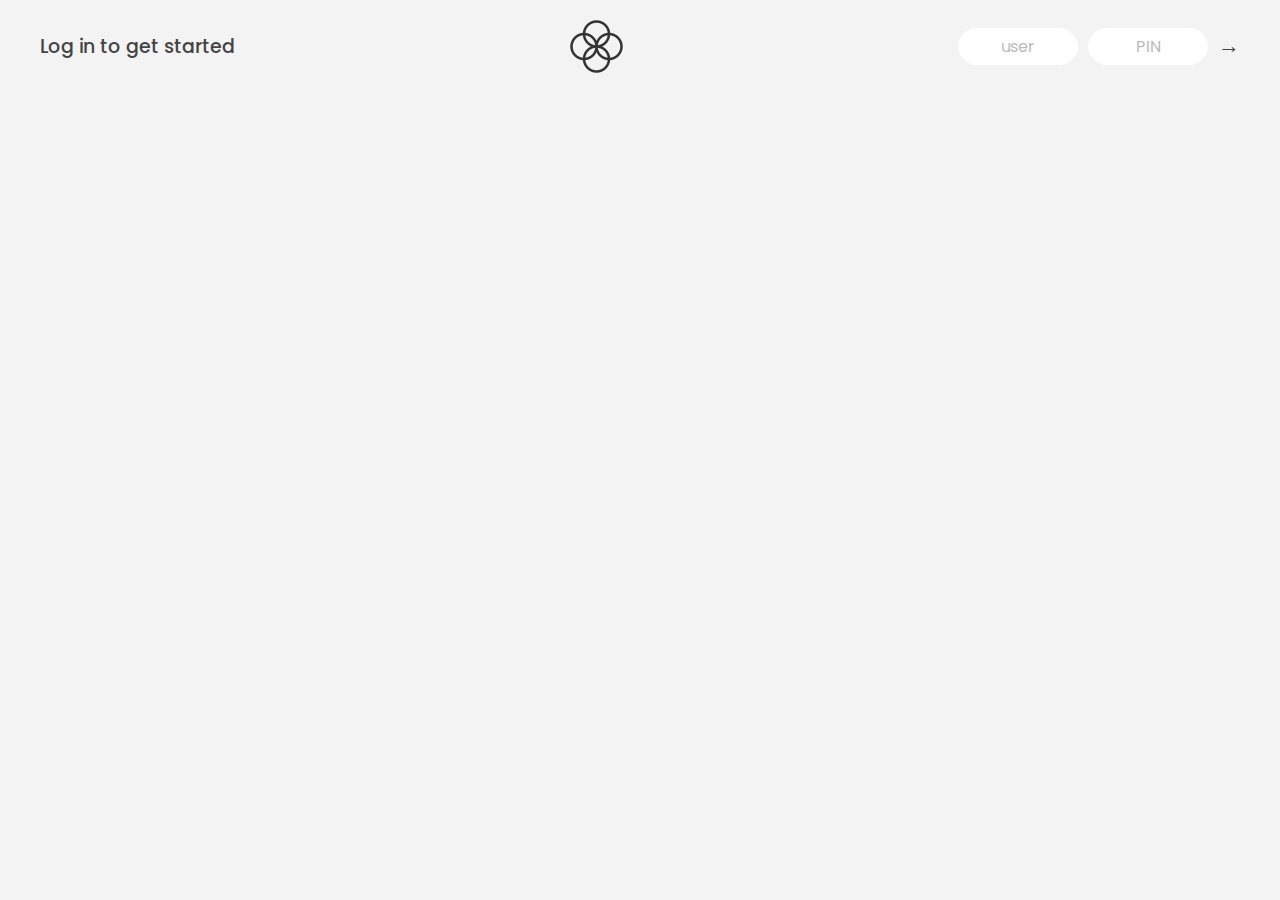
<file: javascript_ajax project/bank-app/index.html>
<!DOCTYPE html>
<html lang="en">
  <head>
    <meta charset="UTF-8" />
    <meta name="viewport" content="width=device-width, initial-scale=1.0" />
    <meta http-equiv="X-UA-Compatible" content="ie=edge" />
    <link rel="shortcut icon" type="image/png" href="icon.png" />

    <link
      href="https://fonts.googleapis.com/css?family=Poppins:400,500,600&display=swap"
      rel="stylesheet"
    />

    <link rel="stylesheet" href="style.css" />
    <title>BankApp</title>
  </head>
  <body>
    <!-- TOP NAVIGATION -->
    <nav>
      <p class="welcome">Log in to get started</p>
      <img src="logo.png" alt="Logo" class="logo" />
      <form class="login">
        <input
          type="text"
          placeholder="user"
          class="login__input login__input--user"
        />
        <!-- In practice, use type="password" -->
        <input
          type="text"
          placeholder="PIN"
          maxlength="4"
          class="login__input login__input--pin"
        />
        <button class="login__btn">&rarr;</button>
      </form>
    </nav>

    <main class="app">
      <!-- BALANCE -->
      <div class="balance">
        <div>
          <p class="balance__label">Current balance</p>
          <p class="balance__date">
            As of <span class="date">05/03/2037</span>
          </p>
        </div>
        <p class="balance__value">0000€</p>
      </div>

      <!-- MOVEMENTS -->
      <div class="movements">
        <div class="movements__row">
          <div class="movements__type movements__type--deposit">2 deposit</div>
          <div class="movements__date">3 days ago</div>
          <div class="movements__value">4 000€</div>
        </div>
        <div class="movements__row">
          <div class="movements__type movements__type--withdrawal">
            1 withdrawal
          </div>
          <div class="movements__date">24/01/2037</div>
          <div class="movements__value">-378€</div>
        </div>
      </div>

      <!-- SUMMARY -->
      <div class="summary">
        <p class="summary__label">In</p>
        <p class="summary__value summary__value--in">0000€</p>
        <p class="summary__label">Out</p>
        <p class="summary__value summary__value--out">0000€</p>
        <p class="summary__label">Interest</p>
        <p class="summary__value summary__value--interest">0000€</p>
        <button class="btn--sort">&downarrow; SORT</button>
      </div>

      <!-- OPERATION: TRANSFERS -->
      <div class="operation operation--transfer">
        <h2>Transfer money</h2>
        <form class="form form--transfer">
          <input type="text" class="form__input form__input--to" />
          <input type="number" class="form__input form__input--amount" />
          <button class="form__btn form__btn--transfer">&rarr;</button>
          <label class="form__label">Transfer to</label>
          <label class="form__label">Amount</label>
        </form>
      </div>

      <!-- OPERATION: LOAN -->
      <div class="operation operation--loan">
        <h2>Request loan</h2>
        <form class="form form--loan">
          <input type="number" class="form__input form__input--loan-amount" />
          <button class="form__btn form__btn--loan">&rarr;</button>
          <label class="form__label form__label--loan">Amount</label>
        </form>
      </div>

      <!-- OPERATION: CLOSE -->
      <div class="operation operation--close">
        <h2>Close account</h2>
        <form class="form form--close">
          <input type="text" class="form__input form__input--user" />
          <input
            type="password"
            maxlength="6"
            class="form__input form__input--pin"
          />
          <button class="form__btn form__btn--close">&rarr;</button>
          <label class="form__label">Confirm user</label>
          <label class="form__label">Confirm PIN</label>
        </form>
      </div>

      <!-- LOGOUT TIMER -->
      <p class="logout-timer">
        You will be logged out in <span class="timer">05:00</span>
      </p>
    </main>

    <!-- <footer>
      &copy; by Jonas Schmedtmann. Don't claim as your own :)
    </footer> -->

    <script src="script.js"></script>
  </body>
</html>
</file>
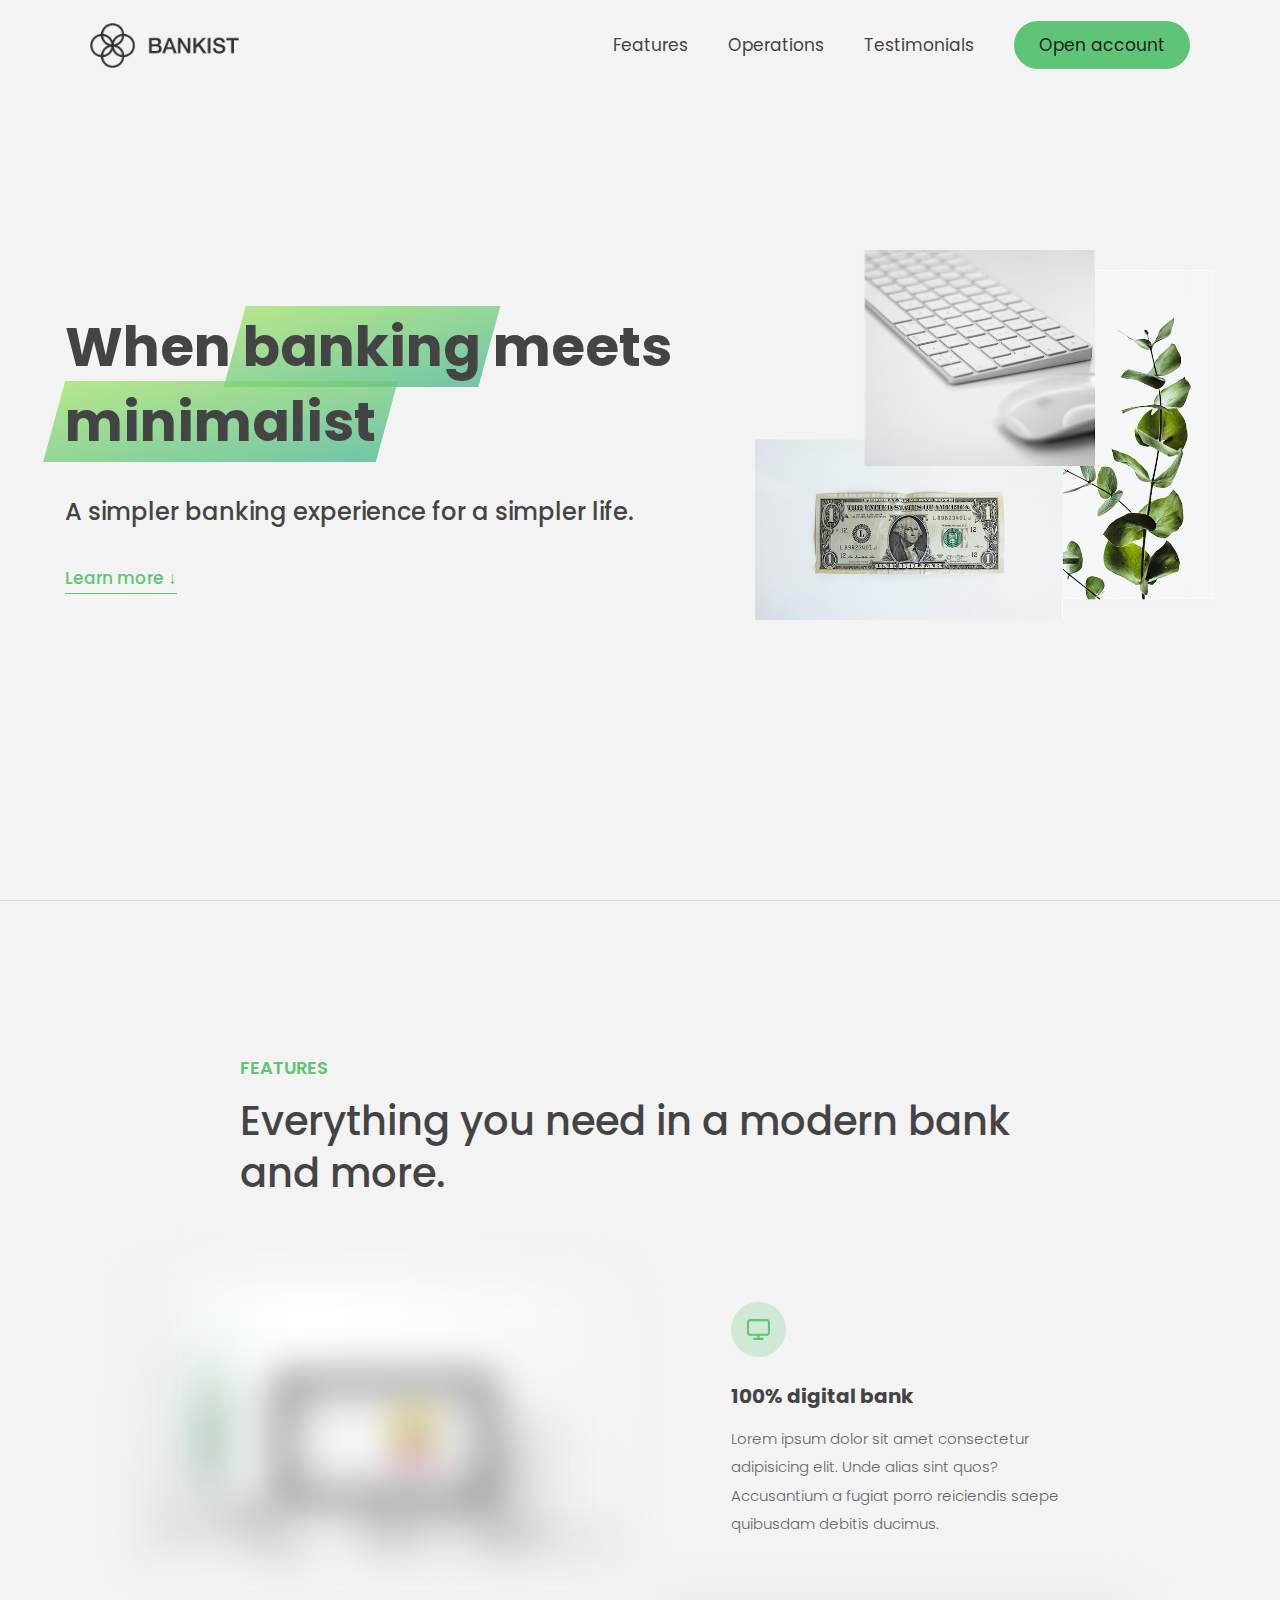
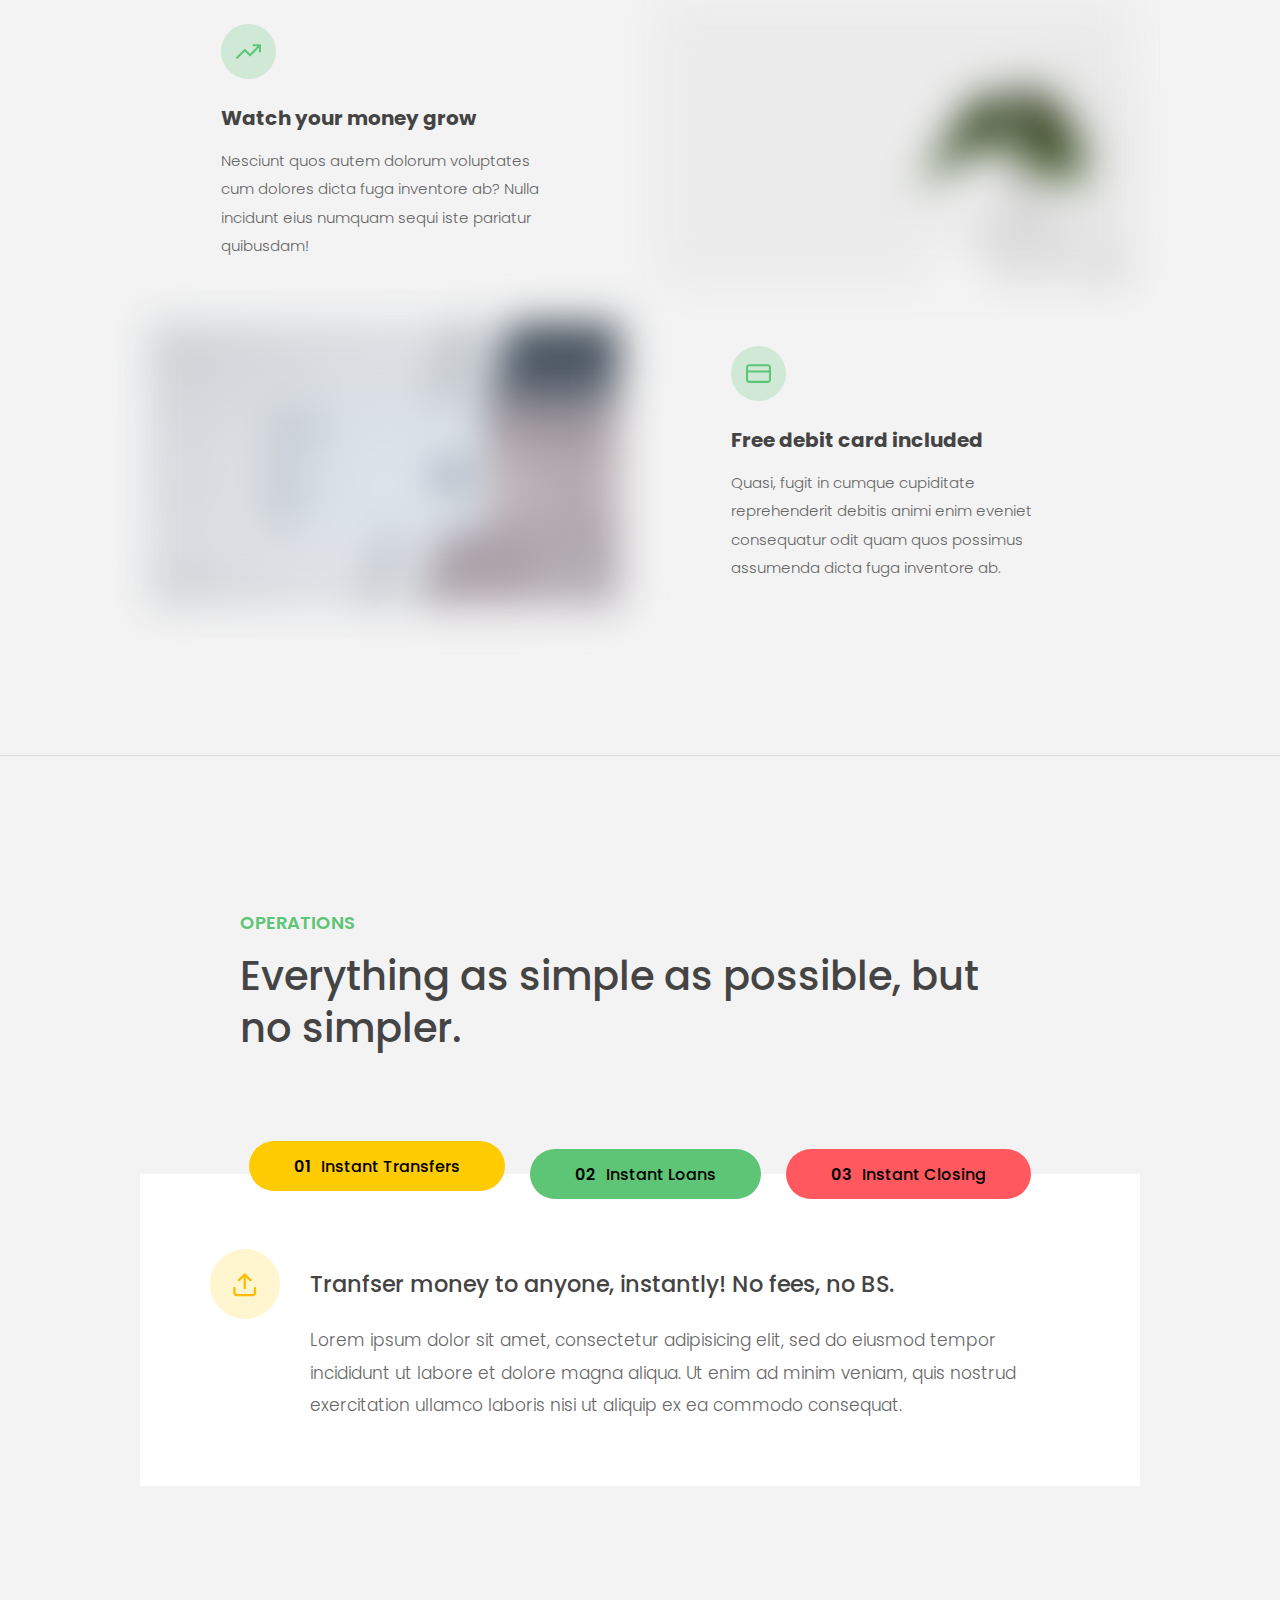
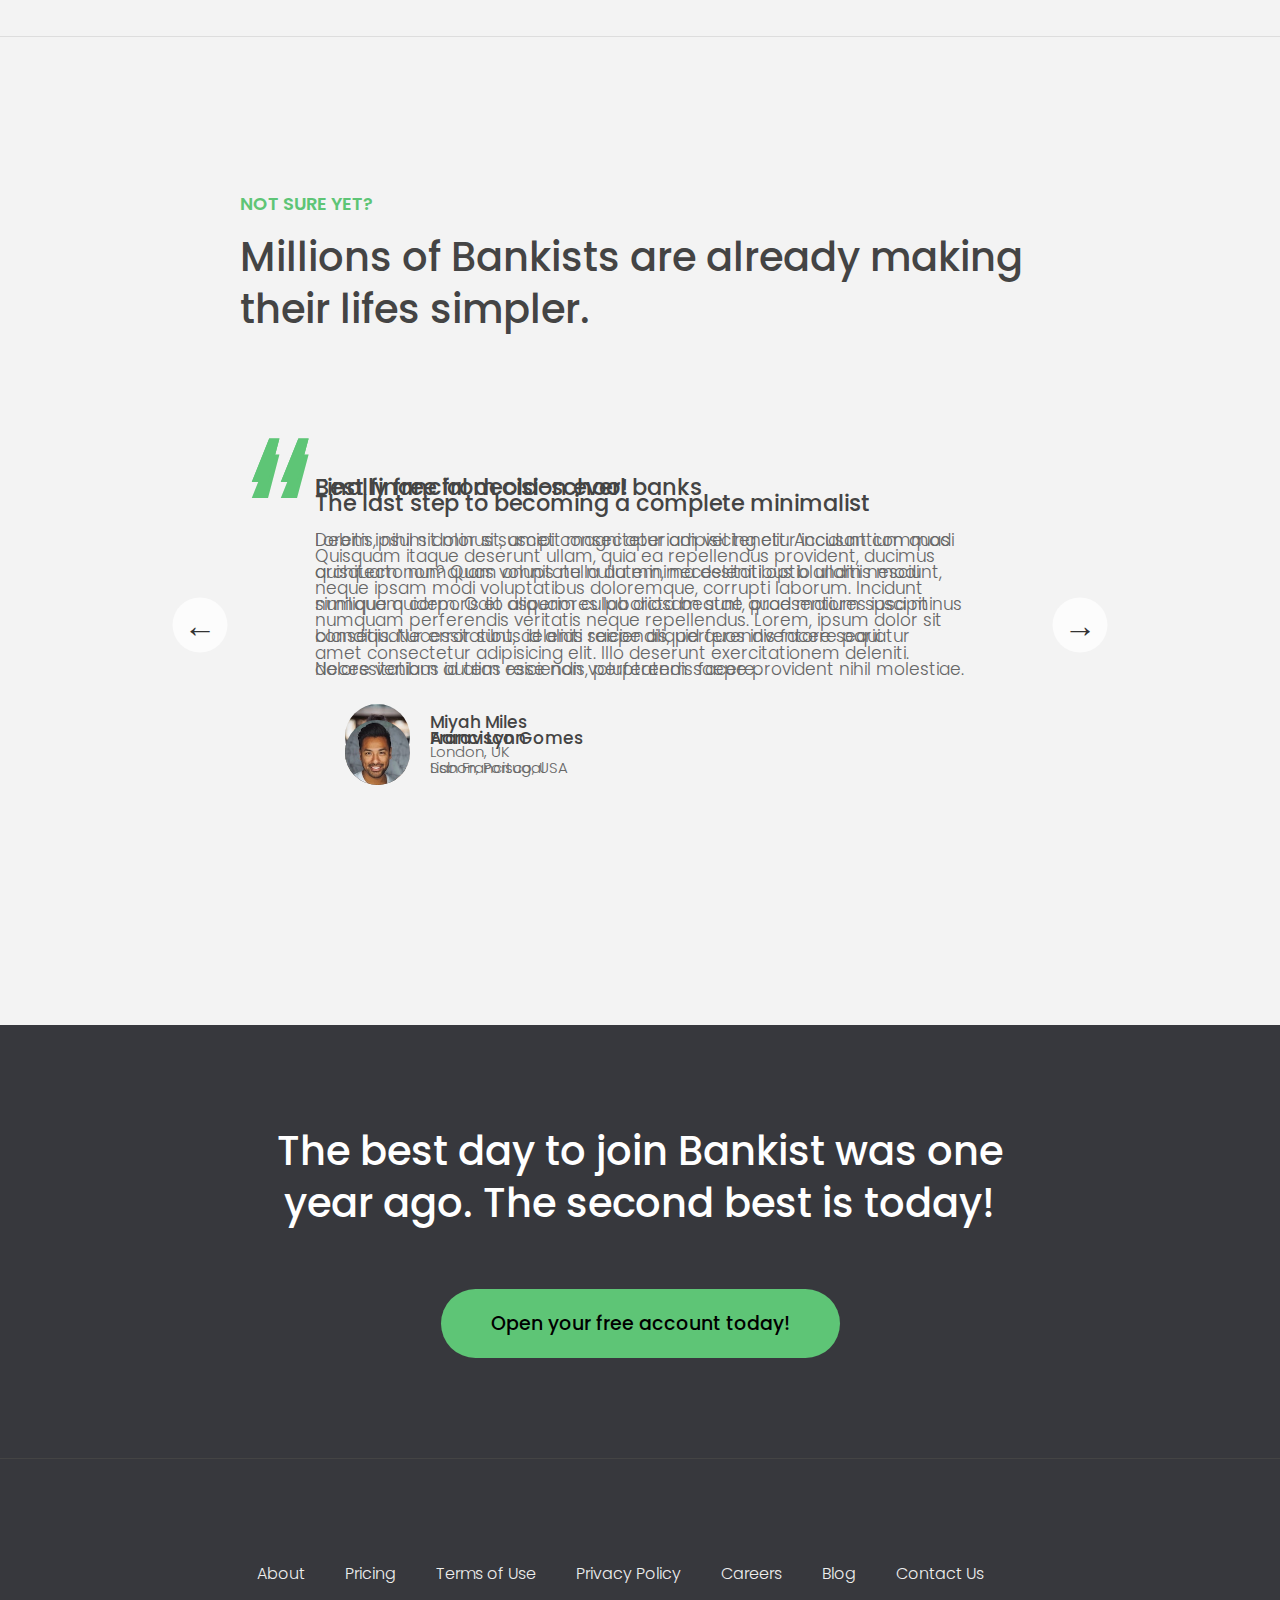
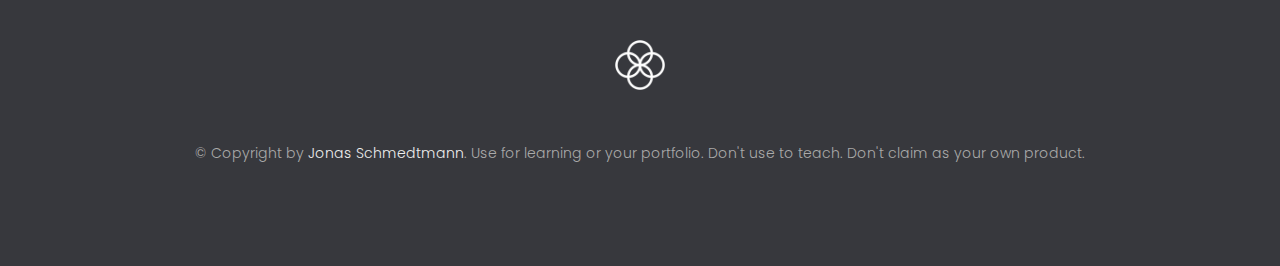
<file: javascript_ajax project/web_bankist/index.html>
<!DOCTYPE html>
<html lang="en">
  <head>
    <meta charset="UTF-8" />
    <meta name="viewport" content="width=device-width, initial-scale=1.0" />
    <meta http-equiv="X-UA-Compatible" content="ie=edge" />
    <link rel="shortcut icon" type="image/png" href="img/icon.png" />

    <link
      href="https://fonts.googleapis.com/css?family=Poppins:300,400,500,600&display=swap"
      rel="stylesheet"
    />
    <link rel="stylesheet" href="style.css" />
    <title>Bankist | When Banking meets Minimalist</title>
  </head>
  <body>
    <header class="header">
      <nav class="nav">
        <img
          src="img/logo.png"
          alt="Bankist logo"
          class="nav__logo"
          id="logo"
        />
        <ul class="nav__links">
          <li class="nav__item">
            <a class="nav__link" href="#section--1">Features</a>
          </li>
          <li class="nav__item">
            <a class="nav__link" href="#section--2">Operations</a>
          </li>
          <li class="nav__item">
            <a class="nav__link" href="#section--3">Testimonials</a>
          </li>
          <li class="nav__item">
            <a class="nav__link nav__link--btn btn--show-modal" href="#"
              >Open account</a
            >
          </li>
        </ul>
      </nav>

      <div class="header__title">
        <h1>
          When
          <!-- Green highlight effect -->
          <span class="highlight">banking</span>
          meets<br />
          <span class="highlight">minimalist</span>
        </h1>
        <h4>A simpler banking experience for a simpler life.</h4>
        <button class="btn--text btn--scroll-to">Learn more &DownArrow;</button>
        <img
          src="img/hero.png"
          class="header__img"
          alt="Minimalist bank items"
        />
      </div>
    </header>

    <section class="section" id="section--1">
      <div class="section__title">
        <h2 class="section__description">Features</h2>
        <h3 class="section__header">
          Everything you need in a modern bank and more.
        </h3>
      </div>

      <div class="features">
        <img
          src="img/digital-lazy.jpg"
          data-src="img/digital.jpg"
          alt="Computer"
          class="features__img lazy-img"
        />
        <div class="features__feature">
          <div class="features__icon">
            <svg>
              <use xlink:href="img/icons.svg#icon-monitor"></use>
            </svg>
          </div>
          <h5 class="features__header">100% digital bank</h5>
          <p>
            Lorem ipsum dolor sit amet consectetur adipisicing elit. Unde alias
            sint quos? Accusantium a fugiat porro reiciendis saepe quibusdam
            debitis ducimus.
          </p>
        </div>

        <div class="features__feature">
          <div class="features__icon">
            <svg>
              <use xlink:href="img/icons.svg#icon-trending-up"></use>
            </svg>
          </div>
          <h5 class="features__header">Watch your money grow</h5>
          <p>
            Nesciunt quos autem dolorum voluptates cum dolores dicta fuga
            inventore ab? Nulla incidunt eius numquam sequi iste pariatur
            quibusdam!
          </p>
        </div>
        <img
          src="img/grow-lazy.jpg"
          data-src="img/grow.jpg"
          alt="Plant"
          class="features__img lazy-img"
        />

        <img
          src="img/card-lazy.jpg"
          data-src="img/card.jpg"
          alt="Credit card"
          class="features__img lazy-img"
        />
        <div class="features__feature">
          <div class="features__icon">
            <svg>
              <use xlink:href="img/icons.svg#icon-credit-card"></use>
            </svg>
          </div>
          <h5 class="features__header">Free debit card included</h5>
          <p>
            Quasi, fugit in cumque cupiditate reprehenderit debitis animi enim
            eveniet consequatur odit quam quos possimus assumenda dicta fuga
            inventore ab.
          </p>
        </div>
      </div>
    </section>

    <section class="section" id="section--2">
      <div class="section__title">
        <h2 class="section__description">Operations</h2>
        <h3 class="section__header">
          Everything as simple as possible, but no simpler.
        </h3>
      </div>

      <div class="operations">
        <div class="operations__tab-container">
          <button
            class="btn operations__tab operations__tab--1 operations__tab--active"
            data-tab="1"
          >
            <span>01</span>Instant Transfers
          </button>
          <button class="btn operations__tab operations__tab--2" data-tab="2">
            <span>02</span>Instant Loans
          </button>
          <button class="btn operations__tab operations__tab--3" data-tab="3">
            <span>03</span>Instant Closing
          </button>
        </div>
        <div
          class="operations__content operations__content--1 operations__content--active"
        >
          <div class="operations__icon operations__icon--1">
            <svg>
              <use xlink:href="img/icons.svg#icon-upload"></use>
            </svg>
          </div>
          <h5 class="operations__header">
            Tranfser money to anyone, instantly! No fees, no BS.
          </h5>
          <p>
            Lorem ipsum dolor sit amet, consectetur adipisicing elit, sed do
            eiusmod tempor incididunt ut labore et dolore magna aliqua. Ut enim
            ad minim veniam, quis nostrud exercitation ullamco laboris nisi ut
            aliquip ex ea commodo consequat.
          </p>
        </div>

        <div class="operations__content operations__content--2">
          <div class="operations__icon operations__icon--2">
            <svg>
              <use xlink:href="img/icons.svg#icon-home"></use>
            </svg>
          </div>
          <h5 class="operations__header">
            Buy a home or make your dreams come true, with instant loans.
          </h5>
          <p>
            Duis aute irure dolor in reprehenderit in voluptate velit esse
            cillum dolore eu fugiat nulla pariatur. Excepteur sint occaecat
            cupidatat non proident, sunt in culpa qui officia deserunt mollit
            anim id est laborum.
          </p>
        </div>
        <div class="operations__content operations__content--3">
          <div class="operations__icon operations__icon--3">
            <svg>
              <use xlink:href="img/icons.svg#icon-user-x"></use>
            </svg>
          </div>
          <h5 class="operations__header">
            No longer need your account? No problem! Close it instantly.
          </h5>
          <p>
            Excepteur sint occaecat cupidatat non proident, sunt in culpa qui
            officia deserunt mollit anim id est laborum. Ut enim ad minim
            veniam, quis nostrud exercitation ullamco laboris nisi ut aliquip ex
            ea commodo consequat.
          </p>
        </div>
      </div>
    </section>

    <section class="section" id="section--3">
      <div class="section__title section__title--testimonials">
        <h2 class="section__description">Not sure yet?</h2>
        <h3 class="section__header">
          Millions of Bankists are already making their lifes simpler.
        </h3>
      </div>

      <div class="slider">
        <div class="slide slide--1">
          <div class="testimonial">
            <h5 class="testimonial__header">Best financial decision ever!</h5>
            <blockquote class="testimonial__text">
              Lorem ipsum dolor sit, amet consectetur adipisicing elit.
              Accusantium quas quisquam non? Quas voluptate nulla minima
              deleniti optio ullam nesciunt, numquam corporis et asperiores
              laboriosam sunt, praesentium suscipit blanditiis. Necessitatibus
              id alias reiciendis, perferendis facere pariatur dolore veniam
              autem esse non voluptatem saepe provident nihil molestiae.
            </blockquote>
            <address class="testimonial__author">
              <img src="img/user-1.jpg" alt="" class="testimonial__photo" />
              <h6 class="testimonial__name">Aarav Lynn</h6>
              <p class="testimonial__location">San Francisco, USA</p>
            </address>
          </div>
        </div>

        <div class="slide slide--2">
          <div class="testimonial">
            <h5 class="testimonial__header">
              The last step to becoming a complete minimalist
            </h5>
            <blockquote class="testimonial__text">
              Quisquam itaque deserunt ullam, quia ea repellendus provident,
              ducimus neque ipsam modi voluptatibus doloremque, corrupti
              laborum. Incidunt numquam perferendis veritatis neque repellendus.
              Lorem, ipsum dolor sit amet consectetur adipisicing elit. Illo
              deserunt exercitationem deleniti.
            </blockquote>
            <address class="testimonial__author">
              <img src="img/user-2.jpg" alt="" class="testimonial__photo" />
              <h6 class="testimonial__name">Miyah Miles</h6>
              <p class="testimonial__location">London, UK</p>
            </address>
          </div>
        </div>

        <div class="slide slide--3">
          <div class="testimonial">
            <h5 class="testimonial__header">
              Finally free from old-school banks
            </h5>
            <blockquote class="testimonial__text">
              Debitis, nihil sit minus suscipit magni aperiam vel tenetur
              incidunt commodi architecto numquam omnis nulla autem,
              necessitatibus blanditiis modi similique quidem. Odio aliquam
              culpa dicta beatae quod maiores ipsa minus consequatur error sunt,
              deleniti saepe aliquid quos inventore sequi. Necessitatibus id
              alias reiciendis, perferendis facere.
            </blockquote>
            <address class="testimonial__author">
              <img src="img/user-3.jpg" alt="" class="testimonial__photo" />
              <h6 class="testimonial__name">Francisco Gomes</h6>
              <p class="testimonial__location">Lisbon, Portugal</p>
            </address>
          </div>
        </div>

        <!-- <div class="slide"><img src="img/img-1.jpg" alt="Photo 1" /></div>
        <div class="slide"><img src="img/img-2.jpg" alt="Photo 2" /></div>
        <div class="slide"><img src="img/img-3.jpg" alt="Photo 3" /></div>
        <div class="slide"><img src="img/img-4.jpg" alt="Photo 4" /></div> -->
        <button class="slider__btn slider__btn--left">&larr;</button>
        <button class="slider__btn slider__btn--right">&rarr;</button>
        <div class="dots"></div>
      </div>
    </section>

    <section class="section section--sign-up">
      <div class="section__title">
        <h3 class="section__header">
          The best day to join Bankist was one year ago. The second best is
          today!
        </h3>
      </div>
      <button class="btn btn--show-modal">Open your free account today!</button>
    </section>

    <footer class="footer">
      <ul class="footer__nav">
        <li class="footer__item">
          <a class="footer__link" href="#">About</a>
        </li>
        <li class="footer__item">
          <a class="footer__link" href="#">Pricing</a>
        </li>
        <li class="footer__item">
          <a class="footer__link" href="#">Terms of Use</a>
        </li>
        <li class="footer__item">
          <a class="footer__link" href="#">Privacy Policy</a>
        </li>
        <li class="footer__item">
          <a class="footer__link" href="#">Careers</a>
        </li>
        <li class="footer__item">
          <a class="footer__link" href="#">Blog</a>
        </li>
        <li class="footer__item">
          <a class="footer__link" href="#">Contact Us</a>
        </li>
      </ul>
      <img src="img/icon.png" alt="Logo" class="footer__logo" />
      <p class="footer__copyright">
        &copy; Copyright by
        <a
          class="footer__link twitter-link"
          target="_blank"
          href="https://twitter.com/jonasschmedtman"
          >Jonas Schmedtmann</a
        >. Use for learning or your portfolio. Don't use to teach. Don't claim
        as your own product.
      </p>
    </footer>

    <div class="modal hidden">
      <button class="btn--close-modal">&times;</button>
      <h2 class="modal__header">
        Open your bank account <br />
        in just <span class="highlight">5 minutes</span>
      </h2>
      <form class="modal__form">
        <label>First Name</label>
        <input type="text" />
        <label>Last Name</label>
        <input type="text" />
        <label>Email Address</label>
        <input type="email" />
        <button class="btn">Next step &rarr;</button>
      </form>
    </div>
    <div class="overlay hidden"></div>

    <script src="script.js"></script>
  </body>
</html>
</file>
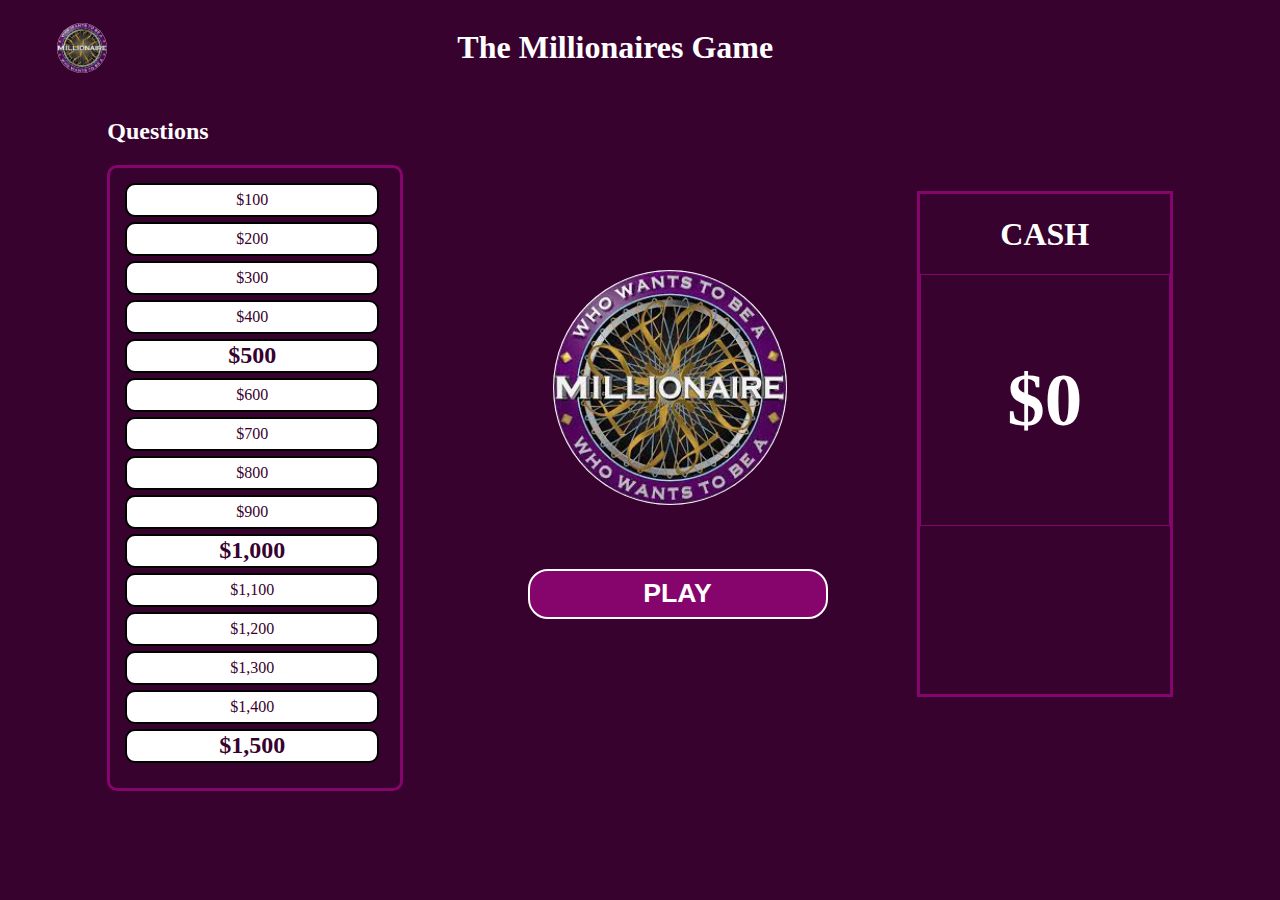
<file: UI projects/game/game.html>
<!DOCTYPE html>
<html lang="en">
<head>
    <meta charset="UTF-8">
    <meta name="viewport" content="width=device-width, initial-scale=1.0">
    <link rel="stylesheet" href="style.css">
    <title>Millionaire Game</title>
</head>
<body>
    <div id="header">
        <img src="download2.jpeg" style="width: 4%; border-radius: 50%;">
        <h1 style="margin-right: 450px;">The Millionaires Game</h1>
    </div>
    <div id="body-main">
        <div id="question-container1">
            <h2 id="question-text">Questions</h2>
            <div id="options-container1">
                <div class="questions">$100</div>
                <div class="questions">$200</div>
                <div class="questions">$300</div>
                <div class="questions">$400</div>
                <div class="questions"><h2>$500</h2></div>
                <div class="questions">$600</div>
                <div class="questions">$700</div>
                <div class="questions">$800</div>
                <div class="questions">$900</div>
                <div class="questions"><h2>$1,000</h2></div>
                <div class="questions">$1,100</div>
                <div class="questions">$1,200</div>
                <div class="questions">$1,300</div>
                <div class="questions">$1,400</div>
                <div class="questions"><h2>$1,500</h2></div>
            </div>
        </div>
        <div style="display: block;">
            <img src="download2.jpeg" style="width: 70%; margin-left: 60px; border-radius: 50%; margin-bottom: 40px;">
            <div id="question-container">
                <h2 class="question-text"></h2>
            </div>
            <div><h3 class="question-text"></h3></div>
            <button id="start-button"><h1>PLAY</h1></button>
            <div id="options-container">
               <!--  <div class="question-option" style="color: rgb(56, 2, 46);"></div>
                <div class="question-option" style="color: rgb(56, 2, 46);"></div>
                <div class="question-option" style="color: rgb(56, 2, 46);"></div>
                <div class="question-option" style="color: rgb(56, 2, 46);"></div> -->
            </div>
            <div class="options">
                <button><h2>50:50</h2></button>
                <button><h2>AUDIENCE</h2></button>
                <button><h2>WALK AWAY</h2></button>
            </div>
        </div>
        <div id="score-container">
            <div style="display: flex; align-items: center; justify-content: center;"><h1>CASH</h1></div>
            <div id="score"><h2>$0</h2></div>
        </div>
            <div id="game-over">
                <div class="gameScore"><h2></h2></div>
                <div class="gameScore"><h3></h3></div>
                <div class="gameScore"><p></p></div>
                <div id="scoreExit" class="gameScore"><button>EXIT</button></div>
            </div>
            <div id="audience-response">
                <div style="display: flex; align-items: center; justify-content: center; margin: 5px">
                    <h3>Audience Response</h3>
                    <button id="exit">EXIT</button>
                </div>
                <div class="toggle">
                    <div class="option">
                        <div class="optioned"></div>
                        <div class="bar" id="barA"></div>
                    </div>
                    <div class="option">
                        <div class="optioned"></div>
                        <div class="bar" id="barB"></div>
                    </div>
                    <div class="option">
                        <div class="optioned"></div>
                        <div class="bar" id="barC"></div>
                    </div>
                    <div class="option">
                        <div class="optioned"></div>
                        <div class="bar" id="barD"></div>
                    </div>
                </div>
                
            </div>
        </div>
    </div>
    
    <script src="test.js"></script>
</body>
</html>
</file>
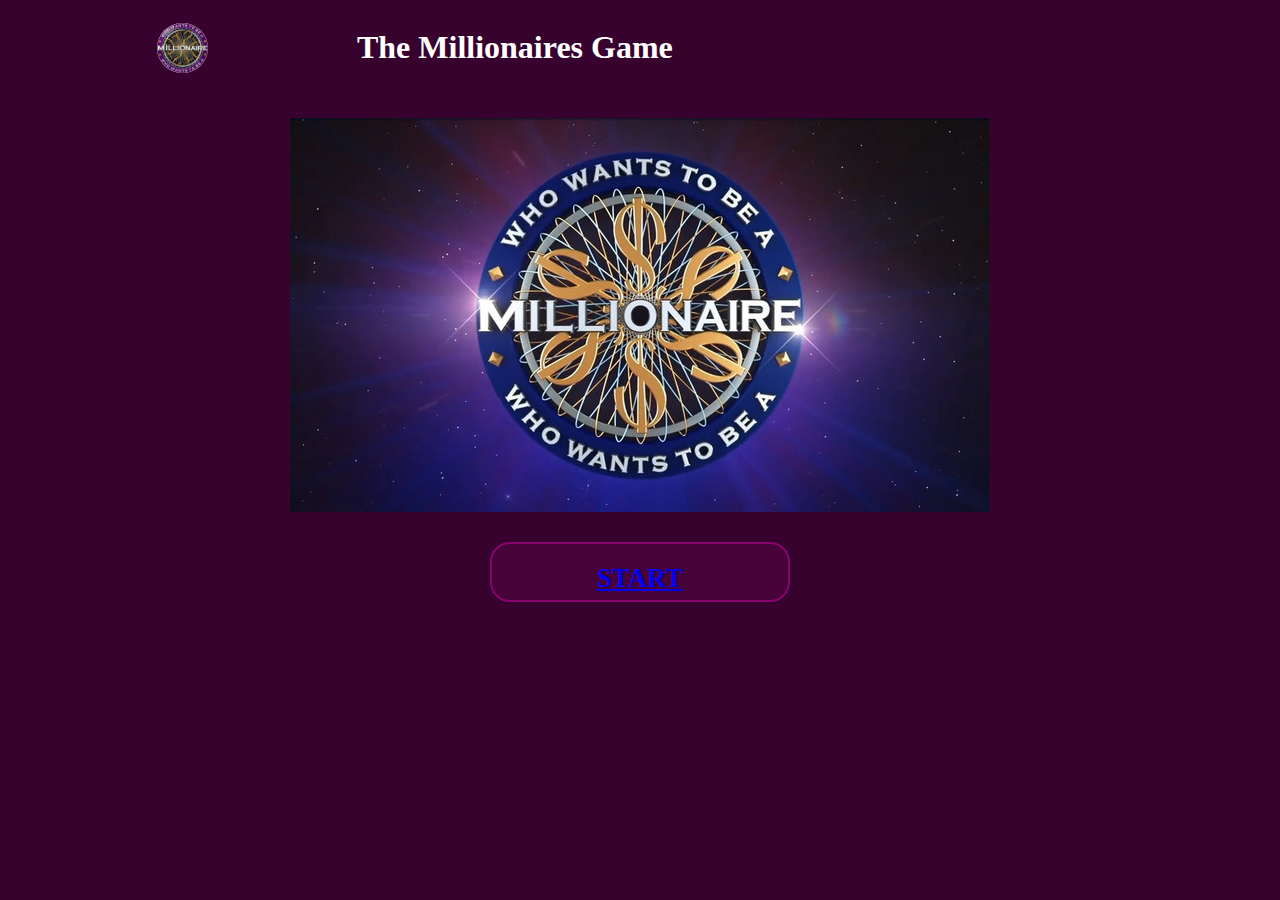
<file: UI projects/game/home.html>
<!DOCTYPE html>
<html lang="en">
<head>
    <meta charset="UTF-8">
    <meta name="viewport" content="width=device-width, initial-scale=1.0">
    <link rel="stylesheet" href="styles.css">
    <title>Home</title>
</head>
<body>
    <div id="header">
        <img src="download2.jpeg" style="width: 4%; border-radius: 50%; ">
        <h1 style="margin-right: 450px;">The Millionaires Game</h1>
    </div>
    <div id="main-home">
        <img src="Who_Wants_to_Be_a_Millionaire_2020.jpeg" style="margin: 30px; ">
    </div>
    <div class="button-start">
        <button><a href="game.html"><h1>START</h1></a></button>
    </div>
    
</body>
</file>
<file: javascript_ajax project/bank-app/style.css>
/*
 * Use this CSS to learn some intersting techniques,
 * in case you're wondering how I built the UI.
 * Have fun! 😁
 */

 * {
    margin: 0;
    padding: 0;
    box-sizing: inherit;
  }
  
  html {
    font-size: 62.5%;
    box-sizing: border-box;
  }
  
  body {
    font-family: "Poppins", sans-serif;
    color: #444;
    background-color: #f3f3f3;
    height: 100vh;
    padding: 2rem;
  }
  
  nav {
    display: flex;
    justify-content: space-between;
    align-items: center;
    padding: 0 2rem;
  }
  
  .welcome {
    font-size: 1.9rem;
    font-weight: 500;
  }
  
  .logo {
    height: 5.25rem;
  }
  
  .login {
    display: flex;
  }
  
  .login__input {
    border: none;
    padding: 0.5rem 2rem;
    font-size: 1.6rem;
    font-family: inherit;
    text-align: center;
    width: 12rem;
    border-radius: 10rem;
    margin-right: 1rem;
    color: inherit;
    border: 1px solid #fff;
    transition: all 0.3s;
  }
  
  .login__input:focus {
    outline: none;
    border: 1px solid #ccc;
  }
  
  .login__input::placeholder {
    color: #bbb;
  }
  
  .login__btn {
    border: none;
    background: none;
    font-size: 2.2rem;
    color: inherit;
    cursor: pointer;
    transition: all 0.3s;
  }
  
  .login__btn:hover,
  .login__btn:focus,
  .btn--sort:hover,
  .btn--sort:focus {
    outline: none;
    color: #777;
  }
  
  /* MAIN */
  .app {
    position: relative;
    max-width: 100rem;
    margin: 4rem auto;
    display: grid;
    grid-template-columns: 4fr 3fr;
    grid-template-rows: auto repeat(3, 15rem) auto;
    gap: 2rem;
  
    /* NOTE This creates the fade in/out anumation */
    opacity: 0;
    transition: all 1s;
  }
  
  .balance {
    grid-column: 1 / span 2;
    display: flex;
    align-items: flex-end;
    justify-content: space-between;
    margin-bottom: 2rem;
  }
  
  .balance__label {
    font-size: 2.2rem;
    font-weight: 500;
    margin-bottom: -0.2rem;
  }
  
  .balance__date {
    font-size: 1.4rem;
    color: #888;
  }
  
  .balance__value {
    font-size: 4.5rem;
    font-weight: 400;
  }
  
  /* MOVEMENTS */
  .movements {
    grid-row: 2 / span 3;
    background-color: #fff;
    border-radius: 1rem;
    overflow: scroll;
  }
  
  .movements__row {
    padding: 2.25rem 4rem;
    display: flex;
    align-items: center;
    border-bottom: 1px solid #eee;
  }
  
  .movements__type {
    font-size: 1.1rem;
    text-transform: uppercase;
    font-weight: 500;
    color: #fff;
    padding: 0.1rem 1rem;
    border-radius: 10rem;
    margin-right: 2rem;
  }
  
  .movements__date {
    font-size: 1.1rem;
    text-transform: uppercase;
    font-weight: 500;
    color: #666;
  }
  
  .movements__type--deposit {
    background-image: linear-gradient(to top left, #39b385, #9be15d);
  }
  
  .movements__type--withdrawal {
    background-image: linear-gradient(to top left, #e52a5a, #ff585f);
  }
  
  .movements__value {
    font-size: 1.7rem;
    margin-left: auto;
  }
  
  /* SUMMARY */
  .summary {
    grid-row: 5 / 6;
    display: flex;
    align-items: baseline;
    padding: 0 0.3rem;
    margin-top: 1rem;
  }
  
  .summary__label {
    font-size: 1.2rem;
    font-weight: 500;
    text-transform: uppercase;
    margin-right: 0.8rem;
  }
  
  .summary__value {
    font-size: 2.2rem;
    margin-right: 2.5rem;
  }
  
  .summary__value--in,
  .summary__value--interest {
    color: #66c873;
  }
  
  .summary__value--out {
    color: #f5465d;
  }
  
  .btn--sort {
    margin-left: auto;
    border: none;
    background: none;
    font-size: 1.3rem;
    font-weight: 500;
    cursor: pointer;
  }
  
  /* OPERATIONS */
  .operation {
    border-radius: 1rem;
    padding: 3rem 4rem;
    color: #333;
  }
  
  .operation--transfer {
    background-image: linear-gradient(to top left, #ffb003, #ffcb03);
  }
  
  .operation--loan {
    background-image: linear-gradient(to top left, #39b385, #9be15d);
  }
  
  .operation--close {
    background-image: linear-gradient(to top left, #e52a5a, #ff585f);
  }
  
  h2 {
    margin-bottom: 1.5rem;
    font-size: 1.7rem;
    font-weight: 600;
    color: #333;
  }
  
  .form {
    display: grid;
    grid-template-columns: 2.5fr 2.5fr 1fr;
    grid-template-rows: auto auto;
    gap: 0.4rem 1rem;
  }
  
  /* Exceptions for interst */
  .form.form--loan {
    grid-template-columns: 2.5fr 1fr 2.5fr;
  }
  .form__label--loan {
    grid-row: 2;
  }
  /* End exceptions */
  
  .form__input {
    width: 100%;
    border: none;
    background-color: rgba(255, 255, 255, 0.4);
    font-family: inherit;
    font-size: 1.5rem;
    text-align: center;
    color: #333;
    padding: 0.3rem 1rem;
    border-radius: 0.7rem;
    transition: all 0.3s;
  }
  
  .form__input:focus {
    outline: none;
    background-color: rgba(255, 255, 255, 0.6);
  }
  
  .form__label {
    font-size: 1.3rem;
    text-align: center;
  }
  
  .form__btn {
    border: none;
    border-radius: 0.7rem;
    font-size: 1.8rem;
    background-color: #fff;
    cursor: pointer;
    transition: all 0.3s;
  }
  
  .form__btn:focus {
    outline: none;
    background-color: rgba(255, 255, 255, 0.8);
  }
  
  .logout-timer {
    padding: 0 0.3rem;
    margin-top: 1.9rem;
    text-align: right;
    font-size: 1.25rem;
  }
  
  .timer {
    font-weight: 600;
  }
</file>
<file: javascript_ajax project/web_bankist/style.css>
/* The page is NOT responsive. You can implement responsiveness yourself if you wanna have some fun 😃 */

:root {
    --color-primary: #5ec576;
    --color-secondary: #ffcb03;
    --color-tertiary: #ff585f;
    --color-primary-darker: #4bbb7d;
    --color-secondary-darker: #ffbb00;
    --color-tertiary-darker: #fd424b;
    --color-primary-opacity: #5ec5763a;
    --color-secondary-opacity: #ffcd0331;
    --color-tertiary-opacity: #ff58602d;
    --gradient-primary: linear-gradient(to top left, #39b385, #9be15d);
    --gradient-secondary: linear-gradient(to top left, #ffb003, #ffcb03);
  }
  
  * {
    margin: 0;
    padding: 0;
    box-sizing: inherit;
  }
  
  html {
    font-size: 62.5%;
    box-sizing: border-box;
  }
  
  body {
    font-family: 'Poppins', sans-serif;
    font-weight: 300;
    color: #444;
    line-height: 1.9;
    background-color: #f3f3f3;
  }
  
  /* GENERAL ELEMENTS */
  .section {
    padding: 15rem 3rem;
    border-top: 1px solid #ddd;
  
    transition: transform 1s, opacity 1s;
  }
  
  .section--hidden {
    opacity: 0;
    transform: translateY(8rem);
  }
  
  .section__title {
    max-width: 80rem;
    margin: 0 auto 8rem auto;
  }
  
  .section__description {
    font-size: 1.8rem;
    font-weight: 600;
    text-transform: uppercase;
    color: var(--color-primary);
    margin-bottom: 1rem;
  }
  
  .section__header {
    font-size: 4rem;
    line-height: 1.3;
    font-weight: 500;
  }
  
  .btn {
    display: inline-block;
    background-color: var(--color-primary);
    font-size: 1.6rem;
    font-family: inherit;
    font-weight: 500;
    border: none;
    padding: 1.25rem 4.5rem;
    border-radius: 10rem;
    cursor: pointer;
    transition: all 0.3s;
  }
  
  .btn:hover {
    background-color: var(--color-primary-darker);
  }
  
  .btn--text {
    display: inline-block;
    background: none;
    font-size: 1.7rem;
    font-family: inherit;
    font-weight: 500;
    color: var(--color-primary);
    border: none;
    border-bottom: 1px solid currentColor;
    padding-bottom: 2px;
    cursor: pointer;
    transition: all 0.3s;
  }
  
  p {
    color: #666;
  }
  
  /* This is BAD for accessibility! Don't do in the real world! */
  button:focus {
    outline: none;
  }
  
  img {
    transition: filter 0.5s;
  }
  
  .lazy-img {
    filter: blur(20px);
  }
  
  /* NAVIGATION */
  .nav {
    display: flex;
    justify-content: space-between;
    align-items: center;
    height: 9rem;
    width: 100%;
    padding: 0 6rem;
    z-index: 100;
  }
  
  /* nav and stickly class at the same time */
  .nav.sticky {
    position: fixed;
    background-color: rgba(255, 255, 255, 0.95);
  }
  
  .nav__logo {
    height: 4.5rem;
    transition: all 0.3s;
  }
  
  .nav__links {
    display: flex;
    align-items: center;
    list-style: none;
  }
  
  .nav__item {
    margin-left: 4rem;
  }
  
  .nav__link:link,
  .nav__link:visited {
    font-size: 1.7rem;
    font-weight: 400;
    color: inherit;
    text-decoration: none;
    display: block;
    transition: all 0.3s;
  }
  
  .nav__link--btn:link,
  .nav__link--btn:visited {
    padding: 0.8rem 2.5rem;
    border-radius: 3rem;
    background-color: var(--color-primary);
    color: #222;
  }
  
  .nav__link--btn:hover,
  .nav__link--btn:active {
    color: inherit;
    background-color: var(--color-primary-darker);
    color: #333;
  }
  
  /* HEADER */
  .header {
    padding: 0 3rem;
    height: 100vh;
    display: flex;
    flex-direction: column;
    align-items: center;
  }
  
  .header__title {
    flex: 1;
  
    max-width: 115rem;
    display: grid;
    grid-template-columns: 3fr 2fr;
    row-gap: 3rem;
    align-content: center;
    justify-content: center;
  
    align-items: start;
    justify-items: start;
  }
  
  h1 {
    font-size: 5.5rem;
    line-height: 1.35;
  }
  
  h4 {
    font-size: 2.4rem;
    font-weight: 500;
  }
  
  .header__img {
    width: 100%;
    grid-column: 2 / 3;
    grid-row: 1 / span 4;
    transform: translateY(-6rem);
  }
  
  .highlight {
    position: relative;
  }
  
  .highlight::after {
    display: block;
    content: '';
    position: absolute;
    bottom: 0;
    left: 0;
    height: 100%;
    width: 100%;
    z-index: -1;
    opacity: 0.7;
    transform: scale(1.07, 1.05) skewX(-15deg);
    background-image: var(--gradient-primary);
  }
  
  /* FEATURES */
  .features {
    display: grid;
    grid-template-columns: 1fr 1fr;
    gap: 4rem;
    margin: 0 12rem;
  }
  
  .features__img {
    width: 100%;
  }
  
  .features__feature {
    align-self: center;
    justify-self: center;
    width: 70%;
    font-size: 1.5rem;
  }
  
  .features__icon {
    display: flex;
    align-items: center;
    justify-content: center;
    background-color: var(--color-primary-opacity);
    height: 5.5rem;
    width: 5.5rem;
    border-radius: 50%;
    margin-bottom: 2rem;
  }
  
  .features__icon svg {
    height: 2.5rem;
    width: 2.5rem;
    fill: var(--color-primary);
  }
  
  .features__header {
    font-size: 2rem;
    margin-bottom: 1rem;
  }
  
  /* OPERATIONS */
  .operations {
    max-width: 100rem;
    margin: 12rem auto 0 auto;
  
    background-color: #fff;
  }
  
  .operations__tab-container {
    display: flex;
    justify-content: center;
  }
  
  .operations__tab {
    margin-right: 2.5rem;
    transform: translateY(-50%);
  }
  
  .operations__tab span {
    margin-right: 1rem;
    font-weight: 600;
    display: inline-block;
  }
  
  .operations__tab--1 {
    background-color: var(--color-secondary);
  }
  
  .operations__tab--1:hover {
    background-color: var(--color-secondary-darker);
  }
  
  .operations__tab--3 {
    background-color: var(--color-tertiary);
    margin: 0;
  }
  
  .operations__tab--3:hover {
    background-color: var(--color-tertiary-darker);
  }
  
  .operations__tab--active {
    transform: translateY(-66%);
  }
  
  .operations__content {
    display: none;
  
    /* JUST PRESENTATIONAL */
    font-size: 1.7rem;
    padding: 2.5rem 7rem 6.5rem 7rem;
  }
  
  .operations__content--active {
    display: grid;
    grid-template-columns: 7rem 1fr;
    column-gap: 3rem;
    row-gap: 0.5rem;
  }
  
  .operations__header {
    font-size: 2.25rem;
    font-weight: 500;
    align-self: center;
  }
  
  .operations__icon {
    display: flex;
    align-items: center;
    justify-content: center;
    height: 7rem;
    width: 7rem;
    border-radius: 50%;
  }
  
  .operations__icon svg {
    height: 2.75rem;
    width: 2.75rem;
  }
  
  .operations__content p {
    grid-column: 2;
  }
  
  .operations__icon--1 {
    background-color: var(--color-secondary-opacity);
  }
  .operations__icon--2 {
    background-color: var(--color-primary-opacity);
  }
  .operations__icon--3 {
    background-color: var(--color-tertiary-opacity);
  }
  .operations__icon--1 svg {
    fill: var(--color-secondary-darker);
  }
  .operations__icon--2 svg {
    fill: var(--color-primary);
  }
  .operations__icon--3 svg {
    fill: var(--color-tertiary);
  }
  
  /* SLIDER */
  .slider {
    max-width: 100rem;
    height: 50rem;
    margin: 0 auto;
    position: relative;
  
    /* IN THE END */
    overflow: hidden;
  }
  
  .slide {
    position: absolute;
    top: 0;
    width: 100%;
    height: 50rem;
  
    display: flex;
    align-items: center;
    justify-content: center;
  
    /* THIS creates the animation! */
    transition: transform 1s;
  }
  
  .slide > img {
    /* Only for images that have different size than slide */
    width: 100%;
    height: 100%;
    object-fit: cover;
  }
  
  .slider__btn {
    position: absolute;
    top: 50%;
    z-index: 10;
  
    border: none;
    background: rgba(255, 255, 255, 0.7);
    font-family: inherit;
    color: #333;
    border-radius: 50%;
    height: 5.5rem;
    width: 5.5rem;
    font-size: 3.25rem;
    cursor: pointer;
  }
  
  .slider__btn--left {
    left: 6%;
    transform: translate(-50%, -50%);
  }
  
  .slider__btn--right {
    right: 6%;
    transform: translate(50%, -50%);
  }
  
  .dots {
    position: absolute;
    bottom: 5%;
    left: 50%;
    transform: translateX(-50%);
    display: flex;
  }
  
  .dots__dot {
    border: none;
    background-color: #b9b9b9;
    opacity: 0.7;
    height: 1rem;
    width: 1rem;
    border-radius: 50%;
    margin-right: 1.75rem;
    cursor: pointer;
    transition: all 0.5s;
  
    /* Only necessary when overlying images */
    /* box-shadow: 0 0.6rem 1.5rem rgba(0, 0, 0, 0.7); */
  }
  
  .dots__dot:last-child {
    margin: 0;
  }
  
  .dots__dot--active {
    /* background-color: #fff; */
    background-color: #888;
    opacity: 1;
  }
  
  /* TESTIMONIALS */
  .testimonial {
    width: 65%;
    position: relative;
  }
  
  .testimonial::before {
    content: '\201C';
    position: absolute;
    top: -5.7rem;
    left: -6.8rem;
    line-height: 1;
    font-size: 20rem;
    font-family: inherit;
    color: var(--color-primary);
    z-index: -1;
  }
  
  .testimonial__header {
    font-size: 2.25rem;
    font-weight: 500;
    margin-bottom: 1.5rem;
  }
  
  .testimonial__text {
    font-size: 1.7rem;
    margin-bottom: 3.5rem;
    color: #666;
  }
  
  .testimonial__author {
    margin-left: 3rem;
    font-style: normal;
  
    display: grid;
    grid-template-columns: 6.5rem 1fr;
    column-gap: 2rem;
  }
  
  .testimonial__photo {
    grid-row: 1 / span 2;
    width: 6.5rem;
    border-radius: 50%;
  }
  
  .testimonial__name {
    font-size: 1.7rem;
    font-weight: 500;
    align-self: end;
    margin: 0;
  }
  
  .testimonial__location {
    font-size: 1.5rem;
  }
  
  .section__title--testimonials {
    margin-bottom: 4rem;
  }
  
  /* SIGNUP */
  .section--sign-up {
    background-color: #37383d;
    border-top: none;
    border-bottom: 1px solid #444;
    text-align: center;
    padding: 10rem 3rem;
  }
  
  .section--sign-up .section__header {
    color: #fff;
    text-align: center;
  }
  
  .section--sign-up .section__title {
    margin-bottom: 6rem;
  }
  
  .section--sign-up .btn {
    font-size: 1.9rem;
    padding: 2rem 5rem;
  }
  
  /* FOOTER */
  .footer {
    padding: 10rem 3rem;
    background-color: #37383d;
  }
  
  .footer__nav {
    list-style: none;
    display: flex;
    justify-content: center;
    margin-bottom: 5rem;
  }
  
  .footer__item {
    margin-right: 4rem;
  }
  
  .footer__link {
    font-size: 1.6rem;
    color: #eee;
    text-decoration: none;
  }
  
  .footer__logo {
    height: 5rem;
    display: block;
    margin: 0 auto;
    margin-bottom: 5rem;
  }
  
  .footer__copyright {
    font-size: 1.4rem;
    color: #aaa;
    text-align: center;
  }
  
  .footer__copyright .footer__link {
    font-size: 1.4rem;
  }
  
  /* MODAL WINDOW */
  .modal {
    position: fixed;
    top: 50%;
    left: 50%;
    transform: translate(-50%, -50%);
    max-width: 60rem;
    background-color: #f3f3f3;
    padding: 5rem 6rem;
    box-shadow: 0 4rem 6rem rgba(0, 0, 0, 0.3);
    z-index: 1000;
    transition: all 0.5s;
  }
  
  .overlay {
    position: fixed;
    top: 0;
    left: 0;
    width: 100%;
    height: 100%;
    background-color: rgba(0, 0, 0, 0.5);
    backdrop-filter: blur(4px);
    z-index: 100;
    transition: all 0.5s;
  }
  
  .modal__header {
    font-size: 3.25rem;
    margin-bottom: 4.5rem;
    line-height: 1.5;
  }
  
  .modal__form {
    margin: 0 3rem;
    display: grid;
    grid-template-columns: 1fr 2fr;
    align-items: center;
    gap: 2.5rem;
  }
  
  .modal__form label {
    font-size: 1.7rem;
    font-weight: 500;
  }
  
  .modal__form input {
    font-size: 1.7rem;
    padding: 1rem 1.5rem;
    border: 1px solid #ddd;
    border-radius: 0.5rem;
  }
  
  .modal__form button {
    grid-column: 1 / span 2;
    justify-self: center;
    margin-top: 1rem;
  }
  
  .btn--close-modal {
    font-family: inherit;
    color: inherit;
    position: absolute;
    top: 0.5rem;
    right: 2rem;
    font-size: 4rem;
    cursor: pointer;
    border: none;
    background: none;
  }
  
  .hidden {
    visibility: hidden;
    opacity: 0;
  }
  
  /* COOKIE MESSAGE */
  .cookie-message {
    display: flex;
    align-items: center;
    justify-content: space-evenly;
    width: 100%;
    background-color: white;
    color: #bbb;
    font-size: 1.5rem;
    font-weight: 400;
  }
</file>
<file: UI projects/game/style.css>
body {
    background-color: rgb(56, 2, 46);
    font-family: Copperplate gothic bold;
    color: white;
    margin: 8px;
}

#header {
    display: flex;
    background-color: rgb(56, 2, 46);
    font-family: Copperplate gothic bold;
    margin: 0;
    width: 100%;
    align-items: center;
    justify-content: center;
}

#game-over {
    top: -500px;
    position: absolute;
    background-color: rgb(133, 5, 109);
    height: 200px;
    width: 500px;
    border-radius: 10px;
    border: 3px solid white;
}

.gameScore {
    display: flex;
    align-items: center;
    justify-content: center;
}

#audience-response {
    top: -500px;
    position: absolute;
    background-color: rgb(133, 5, 109);
    height: 200px;
    width: 500px;
    border-radius: 10px;
    border: 3px solid white;
}

.toggle {
    display: flex;
    align-items: center;
    justify-content: center;
}

.option {
    display: block;
    margin: 10px;
}

span {
    margin-right: 10px;
}

.bar {
    height: 20px;
    color: white;
    border-radius: 5px;
    margin-right: 10px;
}

#header h1 {
    margin-left: 350px;
}

#body-main {
    padding: 10px;
    display: flex;
    align-items: center;
    justify-content: space-evenly;
}

#question-container {
    margin: 20px;
}

.question-text {
    font-family: 'Franklin Gothic Medium', 'Arial Narrow', Arial, sans-serif;
}

#options-container {
    display: none;
    flex-wrap: wrap;
    align-items: center;
    justify-content: space-evenly;
    background-color: white;
    border: 3px solid rgb(133, 5, 109);
    border-radius: 10px;
    width: 500px;
    height: 100px;
    cursor: pointer;
}

#options-container1 {
    margin-left: 0px;
    display: block;
    cursor: pointer;
    flex-direction: column;
    border: 3px solid rgb(133, 5, 109);
    border-radius: 10px;
    width: 270px;
    height: 600px;
    color: rgb(56, 2, 46);
    padding: 10px;
}

.questions {
    display: flex;
    background-color: white;
    width: 250px;
    height: 30px;
    margin: 5px;
    border:2px solid black;
    border-radius: 10px;
    align-items: center;
    justify-content: center;
}

.questions:hover {
    background-color: rgb(133, 5, 109);
    color: white;
}

.question-option {
    display: flex;
    background-color: white;
    width: 200px;
    height: 30px;
    margin: 5px;
    border:2px solid black;
    border-radius: 10px;
    align-items: center;
    justify-content: center;
}

#options-container button {
    margin: 5px;
    display: flex;
    background-color: white;
    width: 200px;
    height: 30px;
    margin: 5px;
    border:2px solid black;
    border-radius: 10px;
    align-items: center;
    justify-content: center;
    font-family: copperplate gothic bold ;
}

#options-container button:hover {
    background-color: rgb(56, 2, 46);
    color: white;
}

#lifelines-container {
    display: flex;
    justify-content: space-around;
    margin-left: 300px;
}

#score-container {
    display: block;
    height: 500px;
    width: 250px;
    border: 3px solid rgb(133, 5, 109)
}

h2 #question-text {
    margin: 0;
}

#score {
    display:flex;
    align-items: center;
    justify-content: center;
    border: 1px solid rgb(133, 5, 109);
    height: 250px;
    font-size: 50px;
}

#main-home {
    display: flex;
    align-items: center;
    justify-content: center;
}

.options {
    display: none;
    align-items: center;
    justify-content: space-around;
    margin-top: 30px;
}

.options button {
    background-color: rgb(133, 5, 109);
    color: white;
    cursor: pointer;
    border-radius: 20px;
    border: 2px solid white;
    margin: 10px;
}

#start-button {
    display: flex;
    align-items: center;
    justify-content: center;
    margin-left: 35px;
    margin-top: 15px;
    width: 300px;
    height: 50px;
    background-color: rgb(133, 5, 109);
    color: white;
    cursor: pointer;
    border-radius: 20px;
    border: 2px solid white
}

.options button:hover {
    background-color: white;
    color:rgb(56, 2, 46);
    border-color: black;
}

#start-button:hover {
    background-color: white;
    color:rgb(56, 2, 46);
    border-color: black;
}

#exit {
    margin: 10px;
}
</file>
<file: UI projects/game/styles.css>
body {
    background-color: rgb(56, 2, 46);
    font-family: Copperplate gothic bold;
    color: white;
    margin: 8px;
}

#header {
    display: flex;
    background-color: rgb(56, 2, 46);
    font-family: Copperplate gothic bold;
    margin: 0;
    width: 100%;
    align-items: center;
    justify-content: space-evenly;
}


button {
    background-color: rgb(70, 3, 57);
    font-family: inherit;
    width: 300px;
    height: 60px;
    color: white;
    border-radius: 20px;
    border: 2px solid rgb(133, 5, 109);
} 


button:hover {
    background-color: white;
    color: rgb(133, 5, 109);
}

.button-start {
    display: flex;
    align-items: center;
    justify-content: center;
}

.button a {
    text-decoration: none;
    color: white
}

#main-home {
    display: flex;
    align-items: center;
    justify-content: center;
}
</file>
